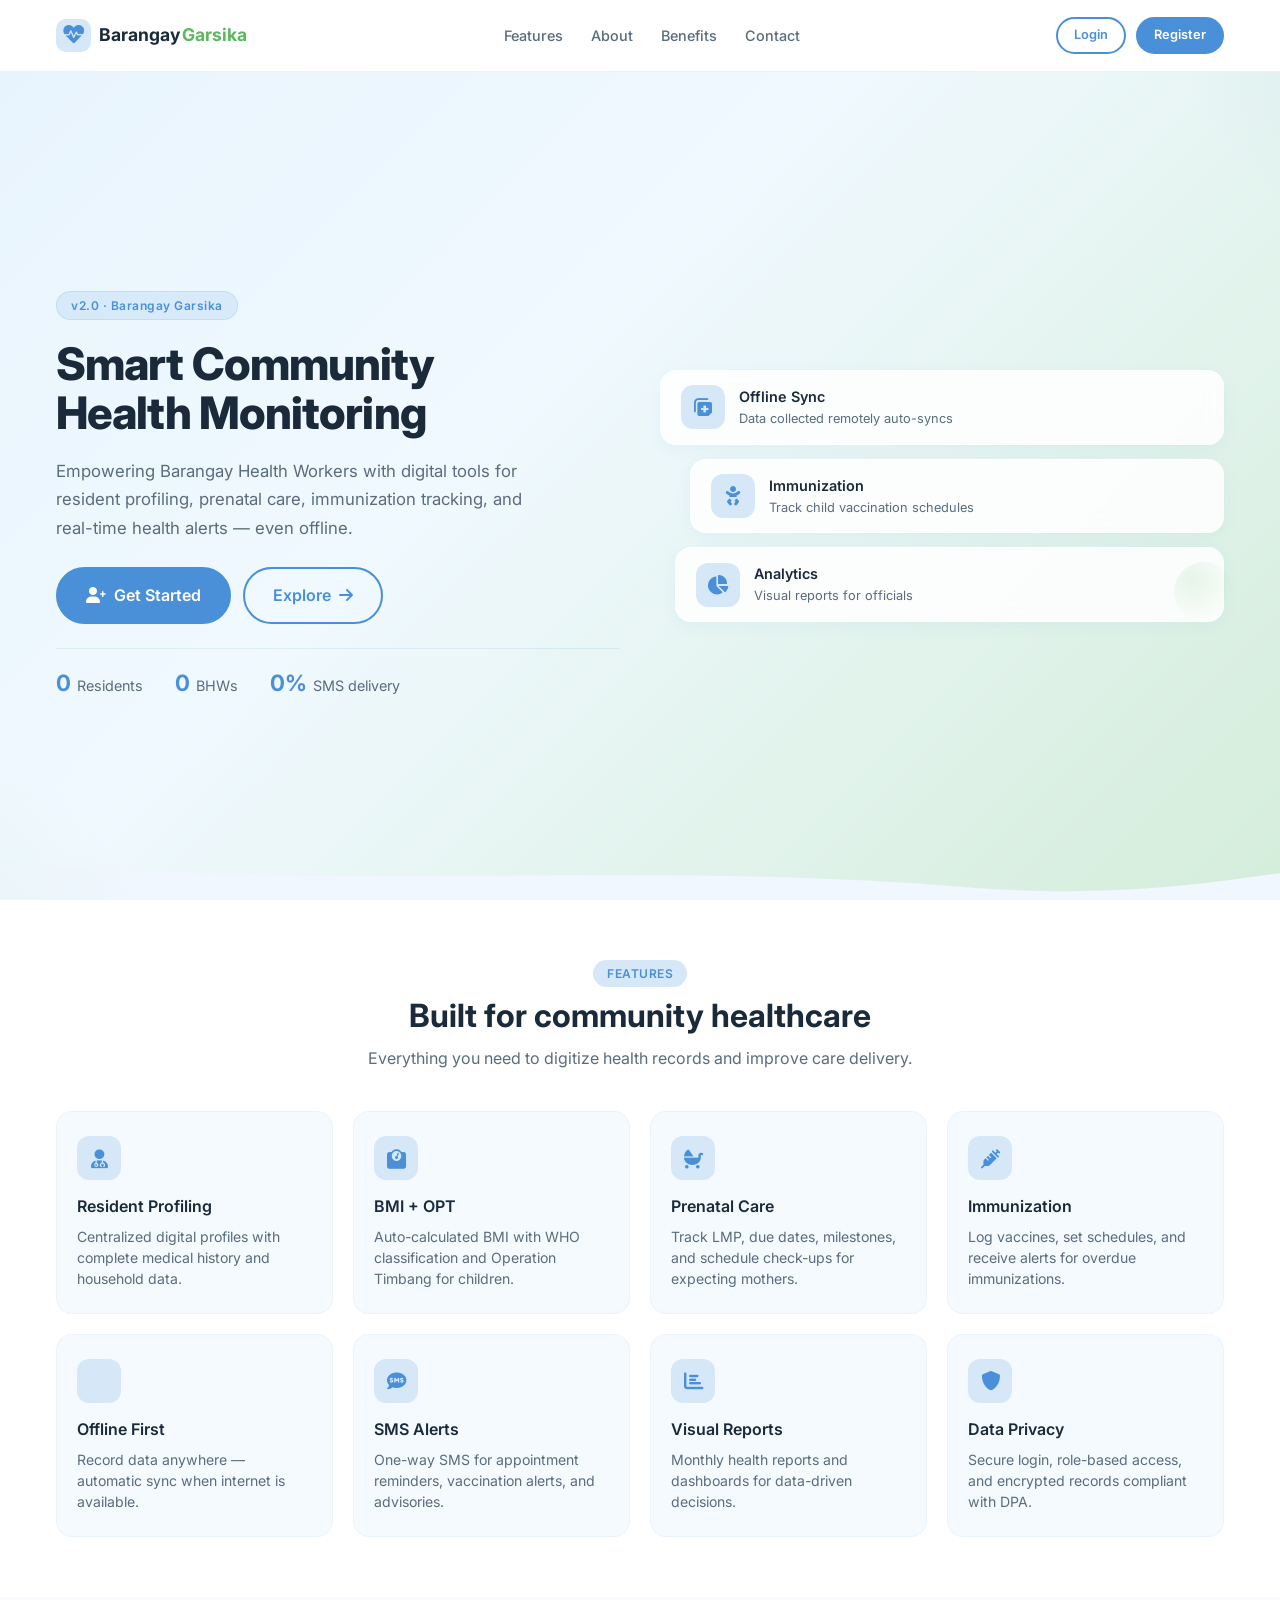
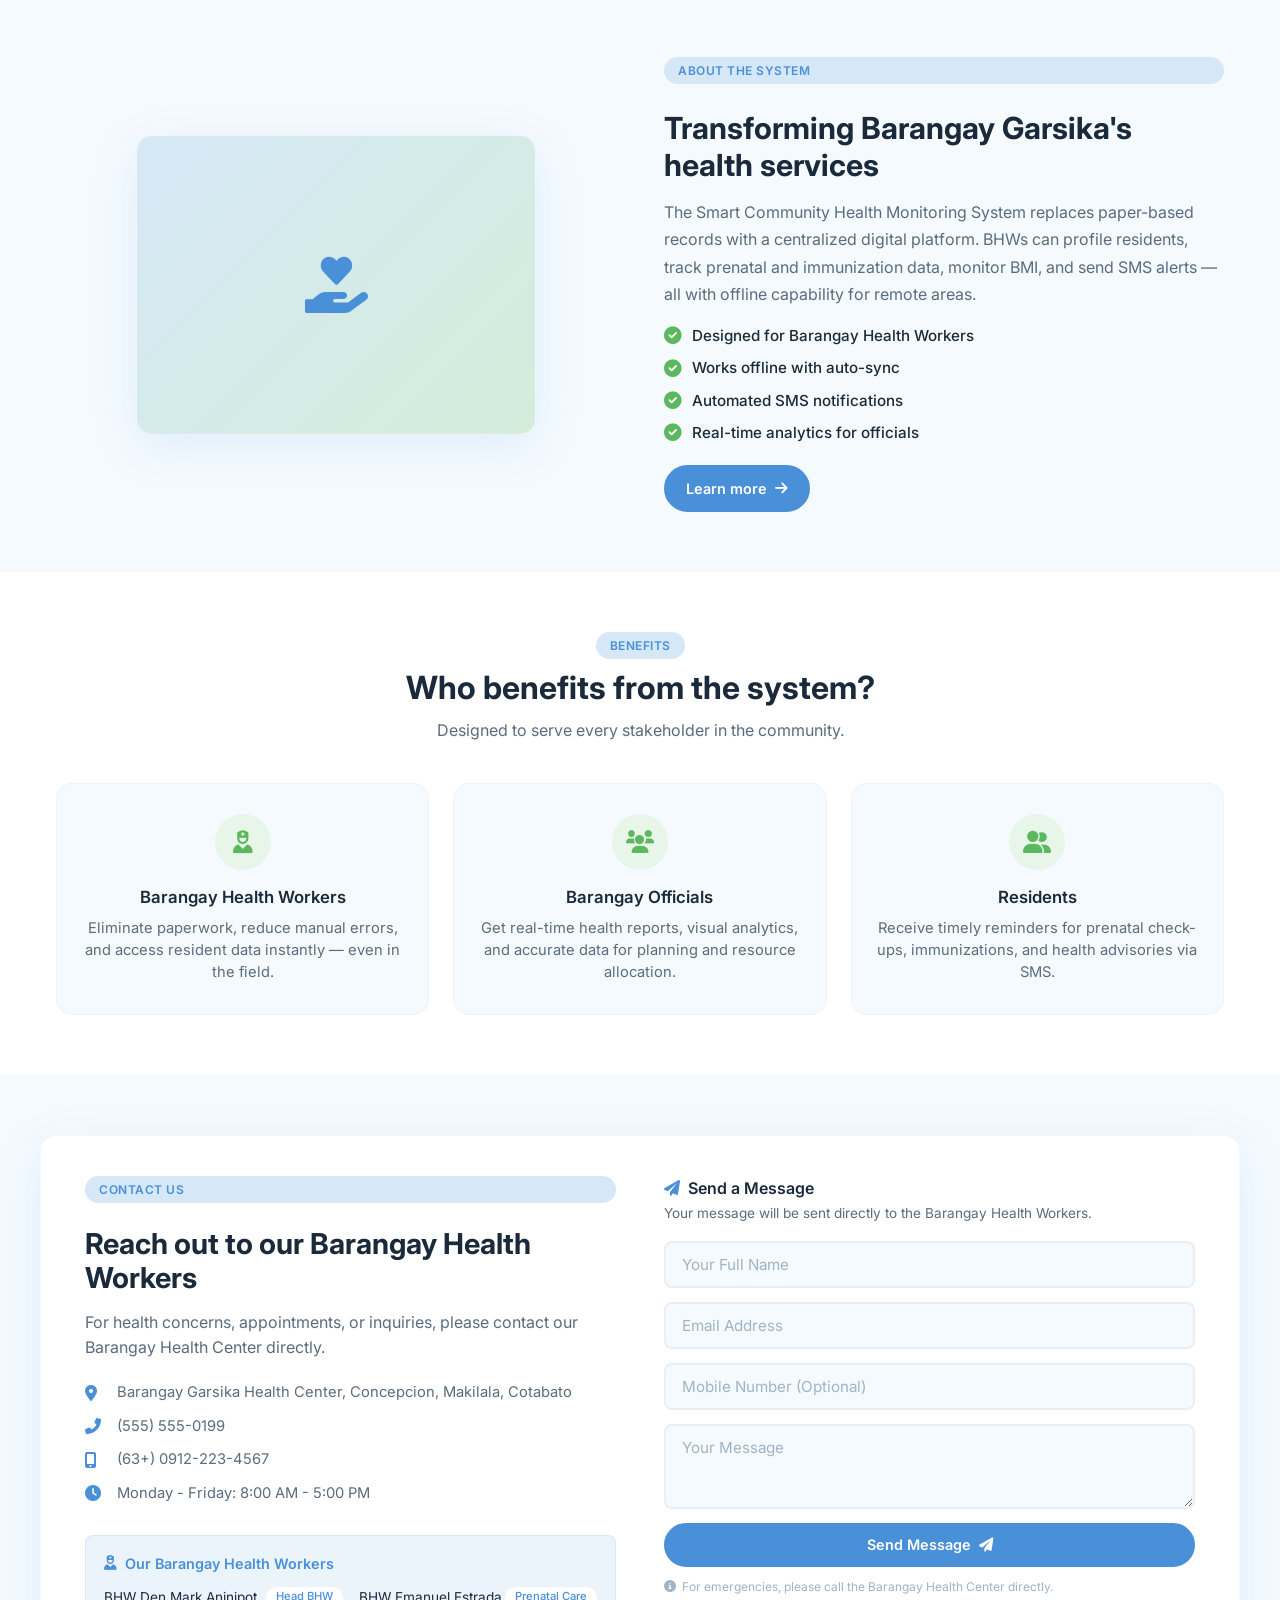
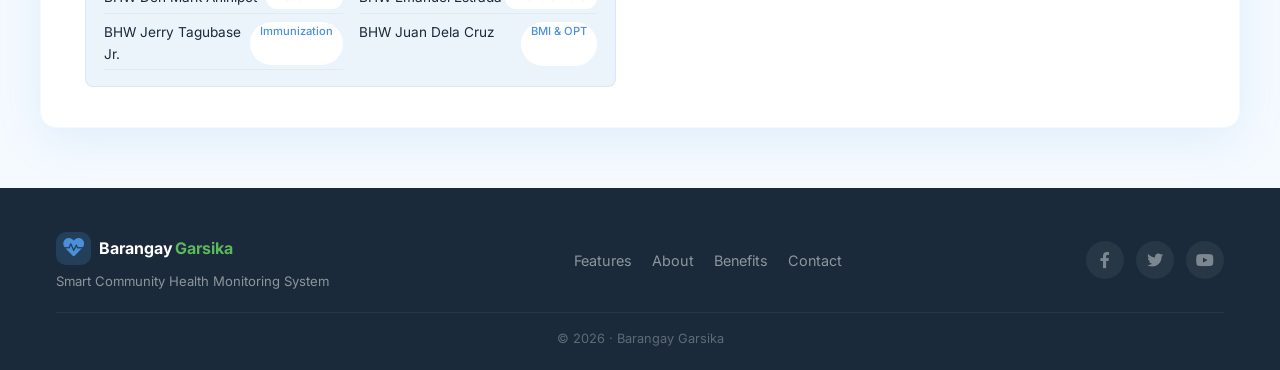
<file: index.html>
<!DOCTYPE html>
<html lang="en">
<head>
    <meta charset="UTF-8">
    <meta name="viewport" content="width=device-width, initial-scale=1.0, maximum-scale=5.0">
    <title>Smart Community Health Monitoring · Barangay Garsika</title>
    <!-- Font Awesome Icons -->
    <link rel="stylesheet" href="https://cdnjs.cloudflare.com/ajax/libs/font-awesome/6.0.0-beta3/css/all.min.css">
    <!-- Google Font: Inter -->
    <link rel="preconnect" href="https://fonts.googleapis.com">
    <link rel="preconnect" href="https://fonts.gstatic.com" crossorigin>
    <link href="https://fonts.googleapis.com/css2?family=Inter:opsz,wght@14..32,400;14..32,500;14..32,600;14..32,700;14..32,800&display=swap" rel="stylesheet">
    <link rel="stylesheet" href="css/style.css">
    <link rel="manifest" href="manifest.json">
    <meta name="theme-color" content="#4A90D9">
    <meta name="apple-mobile-web-app-capable" content="yes">
    <meta name="apple-mobile-web-app-status-bar-style" content="black-translucent">
    <link rel="manifest" href="/manifest.json">
<meta name="theme-color" content="#4A90D9">
<link rel="apple-touch-icon" href="/assets/icons/icon-192x192.png">
</head>
<body>

    <!-- ===== NAVIGATION ===== -->
    <header class="navbar" id="navbar">
        <div class="container nav-container">
            <div class="logo" id="logo">
                <i class="fas fa-heartbeat logo-icon"></i>
                <span>Barangay<span class="logo-highlight">Garsika</span></span>
            </div>
            <nav class="nav-links" id="navLinks">
                <a href="#features">Features</a>
                <a href="#about">About</a>
                <a href="#benefits">Benefits</a>
                <a href="#contact">Contact</a>
            </nav>
            <div class="nav-actions">
                <a href="auth/login.php" class="btn btn-outline-primary btn-sm">Login</a>
                <a href="auth/register.php" class="btn btn-primary btn-sm">Register</a>
                <button class="mobile-toggle" id="mobileToggle" aria-label="Toggle Menu">
                    <i class="fas fa-bars"></i>
                </button>
            </div>
        </div>
        <!-- Mobile Menu -->
        <div class="mobile-menu" id="mobileMenu">
            <a href="#features">Features</a>
           <!-- <a href="#about">About</a>-->   
            <a href="#benefits">Benefits</a>
            <a href="#contact">Contact</a>
            <hr>
            <a href="auth/login.php" class="btn btn-outline-primary mobile-btn">Login</a>
            <a href="auth/register.php" class="btn btn-primary mobile-btn">Register</a>
        </div>
    </header>

    <!-- ===== HERO SECTION ===== -->
    <section class="hero" id="hero">
        <div class="container hero-grid">
            <div class="hero-content">
                <span class="badge">v2.0 · Barangay Garsika</span>
                <h1>Smart Community <br class="mobile-break">Health Monitoring</h1>
                <p class="hero-desc">
                    Empowering Barangay Health Workers with digital tools for 
                    resident profiling, prenatal care, immunization tracking, 
                    and real-time health alerts — even offline.
                </p>
                <div class="hero-buttons">
                    <a href="auth/register.php" class="btn btn-primary btn-lg">
                        <i class="fas fa-user-plus"></i> Get Started
                    </a>
                    <a href="#features" class="btn btn-outline-primary btn-lg">
                        Explore <i class="fas fa-arrow-right"></i>
                    </a>
                </div>
                <div class="hero-stats">
                    <div><span>0</span> Residents</div>
                    <div><span>0</span> BHWs</div>
                    <div><span>0%</span> SMS delivery</div>
                </div>
            </div>
            <div class="hero-visual">
                <div class="illustration-card">
                    <div class="card-icon"><i class="fas fa-notes-medical"></i></div>
                    <div class="card-content">
                        <h4>Offline Sync</h4>
                        <p>Data collected remotely auto-syncs</p>
                    </div>
                </div>
                <div class="illustration-card card-2">
                    <div class="card-icon"><i class="fas fa-baby"></i></div>
                    <div class="card-content">
                        <h4>Immunization</h4>
                        <p>Track child vaccination schedules</p>
                    </div>
                </div>
                <div class="illustration-card card-3">
                    <div class="card-icon"><i class="fas fa-chart-pie"></i></div>
                    <div class="card-content">
                        <h4>Analytics</h4>
                        <p>Visual reports for officials</p>
                    </div>
                </div>
                <div class="floating-dots"></div>
            </div>
        </div>
        <!-- Wave Divider -->
        <div class="wave-divider">
            <svg viewBox="0 0 1200 120" preserveAspectRatio="none">
                <path d="M0,0 C300,100 600,0 900,80 C1050,120 1150,60 1200,40 L1200,120 L0,120 Z" fill="#f0f7ff"/>
            </svg>
        </div>
    </section>

    <!-- ===== FEATURES SECTION ===== -->
    <section class="features" id="features">
        <div class="container">
            <div class="section-header">
                <span class="section-tag">Features</span>
                <h2>Built for community healthcare</h2>
                <p>Everything you need to digitize health records and improve care delivery.</p>
            </div>
            <div class="features-grid">
                <div class="feature-item">
                    <div class="feature-icon"><i class="fas fa-user-md"></i></div>
                    <h4>Resident Profiling</h4>
                    <p>Centralized digital profiles with complete medical history and household data.</p>
                </div>
                <div class="feature-item">
                    <div class="feature-icon"><i class="fas fa-weight"></i></div>
                    <h4>BMI + OPT</h4>
                    <p>Auto-calculated BMI with WHO classification and Operation Timbang for children.</p>
                </div>
                <div class="feature-item">
                    <div class="feature-icon"><i class="fas fa-baby-carriage"></i></div>
                    <h4>Prenatal Care</h4>
                    <p>Track LMP, due dates, milestones, and schedule check-ups for expecting mothers.</p>
                </div>
                <div class="feature-item">
                    <div class="feature-icon"><i class="fas fa-syringe"></i></div>
                    <h4>Immunization</h4>
                    <p>Log vaccines, set schedules, and receive alerts for overdue immunizations.</p>
                </div>
                <div class="feature-item">
                    <div class="feature-icon"><i class="fas fa-wifi-slash"></i></div>
                    <h4>Offline First</h4>
                    <p>Record data anywhere — automatic sync when internet is available.</p>
                </div>
                <div class="feature-item">
                    <div class="feature-icon"><i class="fas fa-sms"></i></div>
                    <h4>SMS Alerts</h4>
                    <p>One-way SMS for appointment reminders, vaccination alerts, and advisories.</p>
                </div>
                <div class="feature-item">
                    <div class="feature-icon"><i class="fas fa-chart-bar"></i></div>
                    <h4>Visual Reports</h4>
                    <p>Monthly health reports and dashboards for data-driven decisions.</p>
                </div>
                <div class="feature-item">
                    <div class="feature-icon"><i class="fas fa-shield-alt"></i></div>
                    <h4>Data Privacy</h4>
                    <p>Secure login, role-based access, and encrypted records compliant with DPA.</p>
                </div>
            </div>
        </div>
    </section>

    <!-- ===== ABOUT / HOW IT WORKS ===== -->
    <section class="about" id="about">
        <div class="container about-grid">
            <div class="about-image">
                <div class="about-img-placeholder">
                    <i class="fas fa-hand-holding-heart"></i>
                </div>
            </div>
            <div class="about-content">
                <span class="section-tag">About the system</span>
                <h2>Transforming Barangay Garsika's health services</h2>
                <p>
                    The Smart Community Health Monitoring System replaces paper-based records 
                    with a centralized digital platform. BHWs can profile residents, track prenatal 
                    and immunization data, monitor BMI, and send SMS alerts — all with offline 
                    capability for remote areas.
                </p>
                <ul class="about-list">
                    <li><i class="fas fa-check-circle"></i> Designed for Barangay Health Workers</li>
                    <li><i class="fas fa-check-circle"></i> Works offline with auto-sync</li>
                    <li><i class="fas fa-check-circle"></i> Automated SMS notifications</li>
                    <li><i class="fas fa-check-circle"></i> Real-time analytics for officials</li>
                </ul>
                <a href="#" class="btn btn-primary">Learn more <i class="fas fa-arrow-right"></i></a>
            </div>
        </div>
    </section>

    <!-- ===== BENEFITS SECTION ===== -->
    <section class="benefits" id="benefits">
        <div class="container">
            <div class="section-header">
                <span class="section-tag">Benefits</span>
                <h2>Who benefits from the system?</h2>
                <p>Designed to serve every stakeholder in the community.</p>
            </div>
            <div class="benefits-grid">
                <div class="benefit-card">
                    <div class="benefit-icon"><i class="fas fa-user-nurse"></i></div>
                    <h4>Barangay Health Workers</h4>
                    <p>Eliminate paperwork, reduce manual errors, and access resident data instantly — even in the field.</p>
                </div>
                <div class="benefit-card">
                    <div class="benefit-icon"><i class="fas fa-users"></i></div>
                    <h4>Barangay Officials</h4>
                    <p>Get real-time health reports, visual analytics, and accurate data for planning and resource allocation.</p>
                </div>
                <div class="benefit-card">
                    <div class="benefit-icon"><i class="fas fa-user-friends"></i></div>
                    <h4>Residents</h4>
                    <p>Receive timely reminders for prenatal check-ups, immunizations, and health advisories via SMS.</p>
                </div>
            </div>
        </div>
    </section>

    <!-- ===== CONTACT / CTA ===== -->
    <section class="contact" id="contact">
        <div class="container contact-wrapper">
            <div class="contact-content">
                <span class="section-tag">Contact Us</span>
                <h2>Reach out to our Barangay Health Workers</h2>
                <p>For health concerns, appointments, or inquiries, please contact our Barangay Health Center directly.</p>
                <div class="contact-info">
                    <div><i class="fas fa-map-marker-alt"></i> Barangay Garsika Health Center, Concepcion, Makilala, Cotabato</div>
                    <div><i class="fas fa-phone-alt"></i> (555) 555-0199 </div>
                    <div><i class="fas fa-mobile-alt"></i> (63+) 0912-223-4567</div>
                    <div><i class="fas fa-clock"></i> Monday - Friday: 8:00 AM - 5:00 PM</div>
                </div>
                <div class="contact-bhw">
                    <h4><i class="fas fa-user-nurse"></i> Our Barangay Health Workers</h4>
                    <ul class="bhw-list">
                        <li><span>BHW Den Mark Aninipot</span> <span class="bhw-role">Head BHW</span></li>
                        <li><span>BHW Emanuel Estrada</span> <span class="bhw-role">Prenatal Care</span></li>
                        <li><span>BHW Jerry Tagubase Jr.</span> <span class="bhw-role">Immunization</span></li>
                        <li><span>BHW Juan Dela Cruz</span> <span class="bhw-role">BMI & OPT</span></li>
                    </ul>
                </div>
            </div>
            <div class="contact-form">
                <div class="contact-form-header">
                    <h4><i class="fas fa-paper-plane"></i> Send a Message</h4>
                    <p>Your message will be sent directly to the Barangay Health Workers.</p>
                </div>
                <form id="contactForm">
                    <input type="text" placeholder="Your Full Name" required>
                    <input type="email" placeholder="Email Address" required>
                    <input type="tel" placeholder="Mobile Number (Optional)">
                    <textarea rows="3" placeholder="Your Message" required></textarea>
                    <button type="submit" class="btn btn-primary btn-block">Send Message <i class="fas fa-paper-plane"></i></button>
                </form>
                <p class="form-note"><i class="fas fa-info-circle"></i> For emergencies, please call the Barangay Health Center directly.</p>
            </div>
        </div>
    </section>

    <!-- ===== FOOTER ===== -->
    <footer>
        <div class="container">
            <div class="footer-grid">
                <div class="footer-brand">
                    <div class="logo">
                        <i class="fas fa-heartbeat logo-icon"></i>
                        <span>Barangay<span class="logo-highlight">Garsika</span></span>
                    </div>
                    <p>Smart Community Health Monitoring System</p>
                </div>
                <div class="footer-links">
                    <a href="#features">Features</a>
                    <a href="#about">About</a>
                    <a href="#benefits">Benefits</a>
                    <a href="#contact">Contact</a>
                </div>
                <div class="footer-social">
                    <a href="#" aria-label="Facebook"><i class="fab fa-facebook-f"></i></a>
                    <a href="#" aria-label="Twitter"><i class="fab fa-twitter"></i></a>
                    <a href="#" aria-label="YouTube"><i class="fab fa-youtube"></i></a>
                </div>
            </div>
            <div class="footer-bottom">
                <p>&copy; 2026 · Barangay Garsika</p>
            </div>
        </div>
    </footer>

    <!-- Install PWA Button -->
    <div id="pwaInstall" style="display:none; position:fixed; bottom:20px; left:50%; transform:translateX(-50%); z-index:999; background:var(--white); color:var(--dark); padding:12px 24px; border-radius:50px; box-shadow:0 8px 32px rgba(0,0,0,0.15); display:none; align-items:center; gap:12px; font-family:var(--font); border:1px solid var(--light-blue);">
        <span>📱 Install App</span>
        <button id="installBtn" style="background:var(--primary); color:white; border:none; padding:6px 20px; border-radius:50px; font-weight:600; cursor:pointer; font-family:var(--font);">Install</button>
        <button id="closeInstall" style="background:none; border:none; color:var(--gray); font-size:1.2rem; cursor:pointer;">✕</button>
    </div>

    <script src="js/script.js"></script>
    <script src="/js/offline-db.js" defer></script>
    <script src="/js/offline-sync.js" defer></script>
    <script src="/js/offline-banner.js" defer></script>
    <script src="/js/pwa-init.js" defer></script>
</body>
</html>
</file>
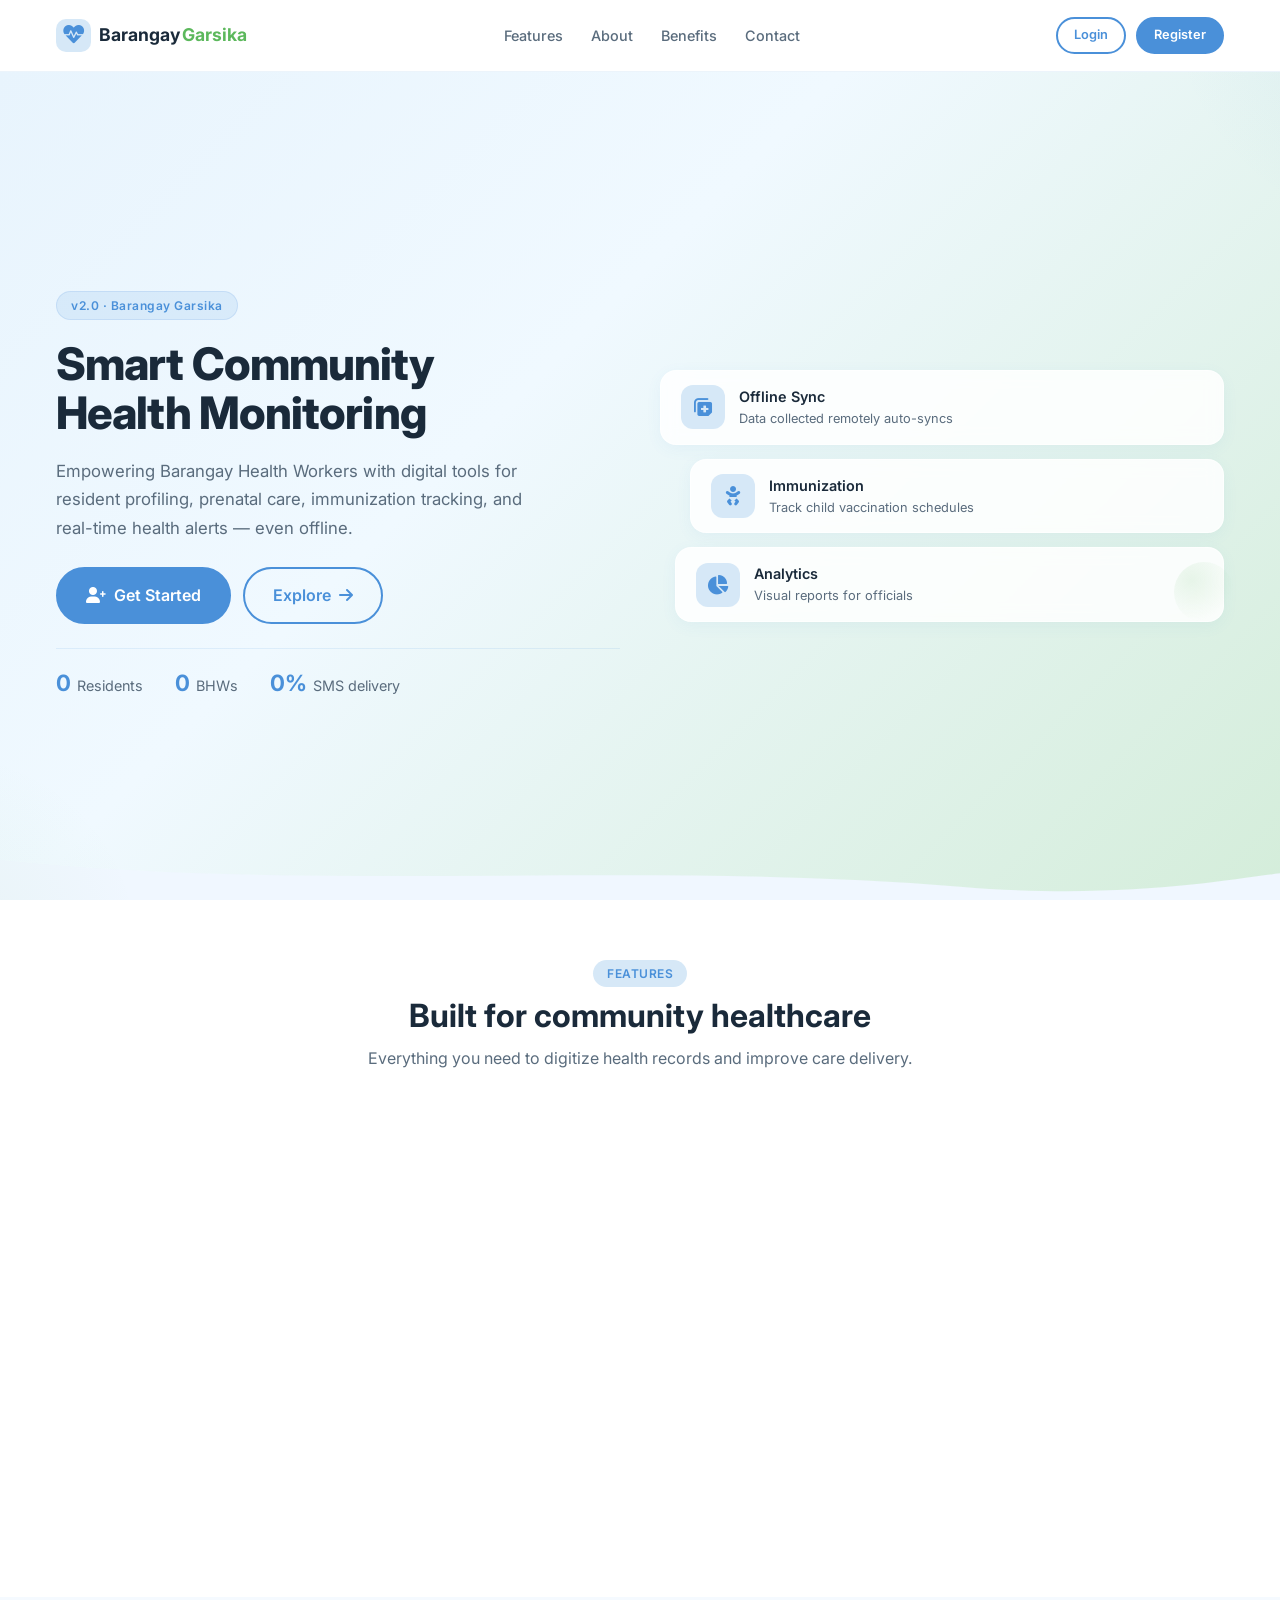
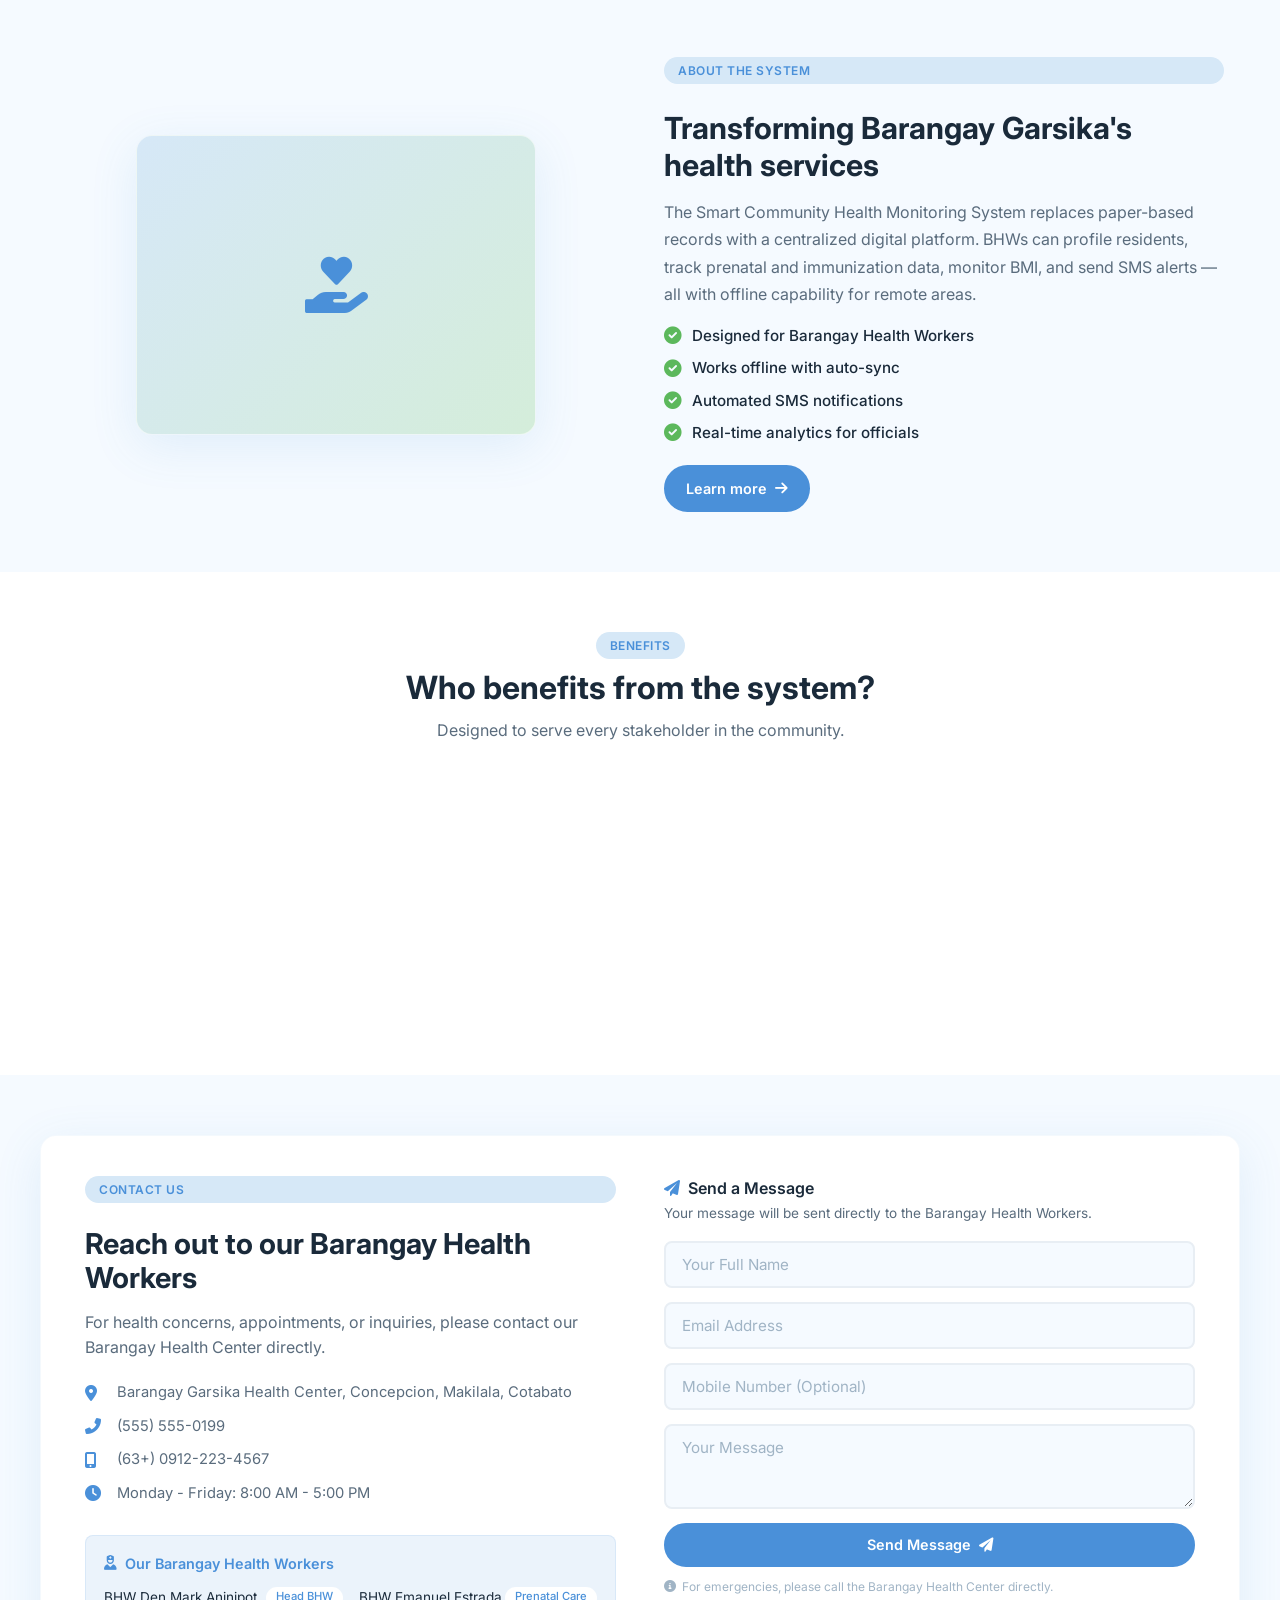
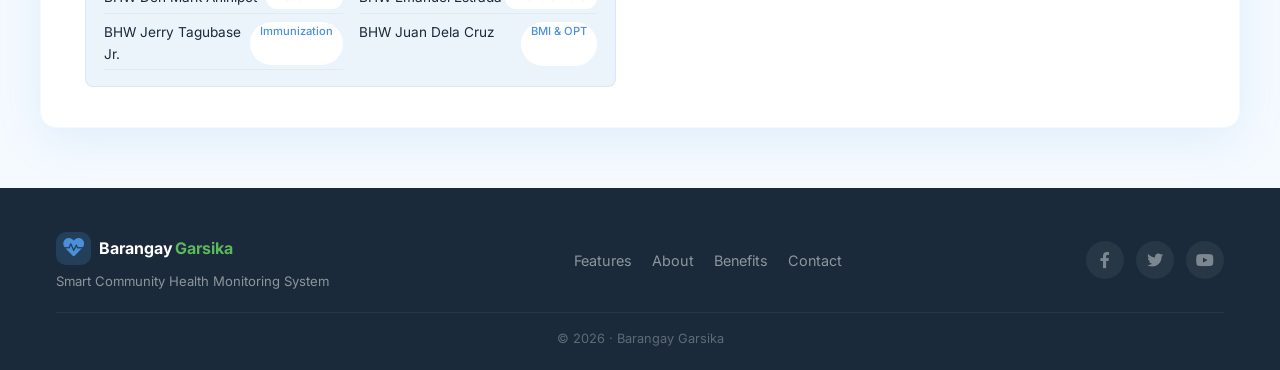
<file: offline.html>
<!DOCTYPE html>
<html lang="en">
<head>
    <meta charset="UTF-8">
    <meta name="viewport" content="width=device-width, initial-scale=1.0, maximum-scale=5.0">
    <title>Offline · Smart Community Health Monitoring</title>
    <link rel="stylesheet" href="https://cdnjs.cloudflare.com/ajax/libs/font-awesome/6.0.0-beta3/css/all.min.css">
    <link rel="preconnect" href="https://fonts.googleapis.com">
    <link rel="preconnect" href="https://fonts.gstatic.com" crossorigin>
    <link href="https://fonts.googleapis.com/css2?family=Inter:opsz,wght@14..32,400;14..32,500;14..32,600;14..32,700;14..32,800&display=swap" rel="stylesheet">
    <style>
        * { margin: 0; padding: 0; box-sizing: border-box; -webkit-tap-highlight-color: transparent; }
        :root {
            --primary: #4A90D9; --primary-dark: #3A7BC8; --primary-lighter: #EBF3FB;
            --dark: #1A2A3A; --gray: #5A6C7D; --gray-light: #A0B4C5;
            --light: #F5FAFF; --white: #FFFFFF;
            --font: 'Inter', -apple-system, BlinkMacSystemFont, 'Segoe UI', Roboto, Arial, sans-serif;
        }
        body {
            font-family: var(--font);
            background: linear-gradient(135deg, #E8F4FD 0%, #F0F9FF 40%, #D4EDDA 100%);
            color: var(--dark);
            min-height: 100vh;
            display: flex;
            align-items: center;
            justify-content: center;
            padding: 20px;
            line-height: 1.6;
        }
        .offline-container {
            background: var(--white);
            border-radius: 24px;
            padding: 48px 40px;
            max-width: 520px;
            width: 100%;
            box-shadow: 0 20px 60px rgba(74, 144, 217, 0.15);
            text-align: center;
            border: 1px solid rgba(74, 144, 217, 0.08);
        }
        .offline-icon {
            width: 96px; height: 96px;
            margin: 0 auto 24px;
            background: linear-gradient(135deg, #EBF3FB 0%, #D6E8F7 100%);
            border-radius: 50%;
            display: flex;
            align-items: center;
            justify-content: center;
            font-size: 3rem;
            color: var(--primary);
            animation: pulse 2.5s ease-in-out infinite;
        }
        @keyframes pulse {
            0%, 100% { transform: scale(1); box-shadow: 0 0 0 0 rgba(74, 144, 217, 0.3); }
            50% { transform: scale(1.04); box-shadow: 0 0 0 20px rgba(74, 144, 217, 0); }
        }
        h1 { font-size: 1.7rem; font-weight: 800; margin-bottom: 8px; letter-spacing: -0.02em; }
        .subtitle { color: var(--gray); font-size: 1rem; margin-bottom: 28px; }
        .status-box {
            background: #FFF8E1;
            border: 1px solid #FFE082;
            border-radius: 12px;
            padding: 16px 20px;
            margin-bottom: 24px;
            text-align: left;
            display: flex;
            align-items: flex-start;
            gap: 12px;
        }
        .status-box i { color: #E65100; font-size: 1.2rem; margin-top: 2px; flex-shrink: 0; }
        .status-box p { font-size: 0.9rem; color: #7A4A00; margin: 0; }
        .status-box strong { display: block; color: #E65100; margin-bottom: 4px; }
        .connection-indicator {
            display: inline-flex;
            align-items: center;
            gap: 8px;
            padding: 8px 16px;
            border-radius: 50px;
            background: #FDEDEC;
            color: #C62828;
            font-size: 0.85rem;
            font-weight: 600;
            margin-bottom: 24px;
            transition: all 0.3s ease;
        }
        .connection-indicator.online { background: #E8F5E9; color: #2E7D32; }
        .connection-indicator .dot {
            width: 8px; height: 8px;
            border-radius: 50%;
            background: currentColor;
            animation: blink 1.5s ease-in-out infinite;
        }
        @keyframes blink { 0%, 100% { opacity: 1; } 50% { opacity: 0.3; } }
        .btn {
            display: inline-flex;
            align-items: center;
            justify-content: center;
            gap: 10px;
            padding: 14px 32px;
            border-radius: 50px;
            font-weight: 600;
            font-size: 0.95rem;
            border: 2px solid transparent;
            cursor: pointer;
            transition: all 0.3s ease;
            font-family: var(--font);
            text-decoration: none;
            min-height: 48px;
        }
        .btn-primary {
            background: linear-gradient(135deg, #4A90D9 0%, #3A7BC8 100%);
            color: var(--white);
            box-shadow: 0 4px 16px rgba(74, 144, 217, 0.3);
        }
        .btn-primary:hover { transform: translateY(-2px); box-shadow: 0 8px 24px rgba(74, 144, 217, 0.4); }
        .btn-primary:active { transform: scale(0.97); }
        .btn-outline {
            background: transparent;
            color: var(--gray);
            border-color: #E8EEF4;
            margin-top: 12px;
        }
        .btn-outline:hover { background: var(--light); border-color: var(--gray-light); }
        .info-note {
            margin-top: 28px;
            padding-top: 20px;
            border-top: 1px solid #E8EEF4;
            font-size: 0.8rem;
            color: var(--gray-light);
            line-height: 1.7;
        }
        .info-note i { color: var(--primary); margin-right: 4px; }
        .offline-tips {
            text-align: left;
            background: var(--light);
            border-radius: 12px;
            padding: 16px 20px;
            margin-bottom: 24px;
        }
        .offline-tips h3 {
            font-size: 0.85rem;
            font-weight: 700;
            margin-bottom: 10px;
            display: flex;
            align-items: center;
            gap: 8px;
        }
        .offline-tips h3 i { color: var(--primary); }
        .offline-tips ul { list-style: none; padding: 0; }
        .offline-tips li {
            font-size: 0.82rem;
            color: var(--gray);
            padding: 5px 0 5px 20px;
            position: relative;
        }
        .offline-tips li::before {
            content: '→';
            position: absolute;
            left: 0;
            color: var(--primary);
            font-weight: 700;
        }
        @media (max-width: 480px) {
            .offline-container { padding: 32px 24px; border-radius: 16px; }
            h1 { font-size: 1.4rem; }
            .offline-icon { width: 76px; height: 76px; font-size: 2.4rem; }
            .btn { padding: 12px 24px; font-size: 0.88rem; }
        }
    </style>
</head>
<body>

    <div class="offline-container">
        <div class="offline-icon"><i class="fas fa-wifi"></i></div>
        <h1>You're Offline</h1>
        <p class="subtitle">No internet connection detected.</p>

        <div class="connection-indicator" id="connectionIndicator">
            <span class="dot"></span>
            <span id="connectionText">Checking connection...</span>
        </div>

        <div class="status-box">
            <i class="fas fa-info-circle"></i>
            <p>
                <strong>Good news!</strong>
                The system still works offline. Any data you enter will be saved locally and automatically synced when your internet comes back.
            </p>
        </div>

        <div class="offline-tips">
            <h3><i class="fas fa-lightbulb"></i> While you're offline:</h3>
            <ul>
                <li>Add residents, BMI, and other records</li>
                <li>Data is saved securely on your device</li>
                <li>Auto-sync happens when online</li>
                <li>Don't close the browser if possible</li>
            </ul>
        </div>

        <button class="btn btn-primary" id="retryBtn" onclick="retryConnection()">
            <i class="fas fa-sync-alt"></i> Retry Connection
        </button>
        <br>
        <button class="btn btn-outline" onclick="goToCachedApp()">
            <i class="fas fa-arrow-right"></i> Continue to App
        </button>

        <div class="info-note">
            <i class="fas fa-shield-alt"></i>
            Your data is stored locally on this device and will be synced automatically.<br>
            Barangay Garsika · Smart Community Health Monitoring System
        </div>
    </div>

    <script>
        const indicator = document.getElementById('connectionIndicator');
        const text = document.getElementById('connectionText');

        function updateConnectionStatus() {
            if (navigator.onLine) {
                indicator.classList.add('online');
                text.textContent = 'Back Online!';
                setTimeout(() => { if (navigator.onLine) goToCachedApp(); }, 1500);
            } else {
                indicator.classList.remove('online');
                text.textContent = 'No Connection';
            }
        }

        window.addEventListener('online', updateConnectionStatus);
        window.addEventListener('offline', updateConnectionStatus);
        updateConnectionStatus();

        function retryConnection() {
            const btn = document.getElementById('retryBtn');
            const originalHTML = btn.innerHTML;
            btn.disabled = true;
            btn.innerHTML = '<i class="fas fa-spinner fa-spin"></i> Checking...';

            fetch('/manifest.json?t=' + Date.now(), { cache: 'no-store' })
                .then((res) => {
                    if (res.ok) {
                        text.textContent = 'Connected!';
                        indicator.classList.add('online');
                        setTimeout(goToCachedApp, 500);
                    } else throw new Error('Not ok');
                })
                .catch(() => {
                    text.textContent = 'Still offline';
                    setTimeout(() => { btn.disabled = false; btn.innerHTML = originalHTML; }, 800);
                });
        }

        function goToCachedApp() {
            if (document.referrer && document.referrer.startsWith(location.origin)) {
                history.back();
            } else {
                window.location.href = '/index.html';
            }
        }
    </script>
</body>
</html>
</file>
<file: css/style.css>
/* ===== RESET & BASE ===== */
* {
    margin: 0;
    padding: 0;
    box-sizing: border-box;
    -webkit-tap-highlight-color: transparent;
}

:root {
    /* === PRIMARY COLORS: Light Blue & Soft Green === */
    --primary: #4A90D9;          /* Calm Light Blue */
    --primary-dark: #3A7BC8;     /* Slightly darker blue */
    --primary-light: #D6E8F7;    /* Very light blue background */
    --primary-lighter: #EBF3FB;  /* Almost white blue */
    
    --secondary: #5CB85C;        /* Soft Green */
    --secondary-light: #D4EDDA;  /* Light green background */
    --secondary-pale: #E8F5E9;   /* Pale green */
    
    /* === NEUTRAL === */
    --dark: #1A2A3A;             /* Soft dark for text */
    --gray: #5A6C7D;             /* Soft gray */
    --gray-light: #A0B4C5;       /* Light gray */
    --light: #F5FAFF;            /* Clean off-white with blue tint */
    --white: #FFFFFF;            /* Clean white */
    
    /* === SHADOWS === */
    --shadow: 0 4px 24px rgba(74, 144, 217, 0.10);
    --shadow-lg: 0 12px 48px rgba(74, 144, 217, 0.12);
    --shadow-green: 0 8px 24px rgba(92, 184, 92, 0.25);
    
    /* === MISC === */
    --radius: 16px;
    --radius-sm: 8px;
    --transition: 0.3s cubic-bezier(0.4, 0, 0.2, 1);
    --font: 'Inter', -apple-system, BlinkMacSystemFont, 'Segoe UI', Roboto, 'Helvetica Neue', Arial, sans-serif;
    --max-width: 1200px;
    --navbar-height: 72px;
}

html {
    scroll-behavior: smooth;
    -webkit-font-smoothing: antialiased;
    -moz-osx-font-smoothing: grayscale;
}

body {
    font-family: var(--font);
    background: var(--light);
    color: var(--dark);
    line-height: 1.6;
    overflow-x: hidden;
    padding-top: var(--navbar-height);
}

a {
    text-decoration: none;
    color: inherit;
}

ul {
    list-style: none;
}

img {
    max-width: 100%;
    height: auto;
}

.container {
    max-width: var(--max-width);
    margin: 0 auto;
    padding: 0 16px;
}

/* ===== BUTTONS ===== */
.btn {
    display: inline-flex;
    align-items: center;
    justify-content: center;
    gap: 8px;
    padding: 10px 20px;
    border-radius: 50px;
    font-weight: 600;
    font-size: 0.9rem;
    border: 2px solid transparent;
    cursor: pointer;
    transition: var(--transition);
    font-family: var(--font);
    text-align: center;
    min-height: 44px;
    min-width: 44px;
    touch-action: manipulation;
    user-select: none;
}

.btn:active {
    transform: scale(0.96);
}

/* Primary - Light Blue */
.btn-primary {
    background: var(--primary);
    color: var(--white);
    border-color: var(--primary);
}

.btn-primary:hover {
    background: var(--primary-dark);
    border-color: var(--primary-dark);
    transform: translateY(-2px);
    box-shadow: var(--shadow);
}

.btn-primary:active {
    transform: scale(0.96) translateY(0);
}

/* Outline Primary */
.btn-outline-primary {
    background: transparent;
    color: var(--primary);
    border-color: var(--primary);
}

.btn-outline-primary:hover {
    background: var(--primary-light);
    border-color: var(--primary-dark);
    color: var(--primary-dark);
    transform: translateY(-2px);
}

.btn-outline-primary:active {
    transform: scale(0.96) translateY(0);
}

/* Green accent button */
.btn-success {
    background: var(--secondary);
    color: var(--white);
    border-color: var(--secondary);
}

.btn-success:hover {
    background: #4CAF50;
    border-color: #4CAF50;
    transform: translateY(-2px);
    box-shadow: var(--shadow-green);
}

.btn-lg {
    padding: 14px 28px;
    font-size: 1rem;
}

.btn-sm {
    padding: 6px 16px;
    font-size: 0.8rem;
    min-height: 36px;
}

.btn-block {
    width: 100%;
    justify-content: center;
}

/* ===== NAVBAR ===== */
.navbar {
    position: fixed;
    top: 0;
    left: 0;
    width: 100%;
    z-index: 1000;
    background: rgba(255, 255, 255, 0.95);
    backdrop-filter: blur(16px);
    -webkit-backdrop-filter: blur(16px);
    border-bottom: 1px solid rgba(74, 144, 217, 0.10);
    padding: 0;
    height: var(--navbar-height);
    transition: var(--transition);
    display: flex;
    align-items: center;
}

.nav-container {
    display: flex;
    align-items: center;
    justify-content: space-between;
    width: 100%;
    height: 100%;
    padding: 0 16px;
}

.logo {
    display: flex;
    align-items: center;
    gap: 8px;
    font-weight: 700;
    font-size: 1.1rem;
    color: var(--dark);
    cursor: pointer;
    padding: 4px 0;
    flex-shrink: 0;
}

.logo-icon {
    font-size: 1.3rem;
    color: var(--primary);
    background: var(--primary-light);
    padding: 6px;
    border-radius: 10px;
}

.logo-highlight {
    color: var(--secondary);
    margin-left: 2px;
}

.nav-links {
    display: flex;
    gap: 28px;
    align-items: center;
}

.nav-links a {
    color: var(--gray);
    font-weight: 500;
    font-size: 0.9rem;
    transition: var(--transition);
    position: relative;
    padding: 4px 0;
    white-space: nowrap;
}

.nav-links a:hover {
    color: var(--primary);
}

.nav-links a::after {
    content: '';
    position: absolute;
    bottom: -4px;
    left: 0;
    width: 0;
    height: 2px;
    background: var(--primary);
    transition: var(--transition);
}

.nav-links a:hover::after {
    width: 100%;
}

.nav-actions {
    display: flex;
    align-items: center;
    gap: 10px;
    flex-shrink: 0;
}

.mobile-toggle {
    display: none;
    background: none;
    border: none;
    color: var(--dark);
    font-size: 1.4rem;
    cursor: pointer;
    padding: 8px;
    border-radius: 8px;
    transition: var(--transition);
    touch-action: manipulation;
}

.mobile-toggle:hover {
    background: var(--primary-light);
}

.mobile-toggle:active {
    transform: scale(0.9);
}

/* ===== MOBILE MENU ===== */
.mobile-menu {
    display: none;
    flex-direction: column;
    gap: 14px;
    padding: 20px 24px 28px;
    background: var(--white);
    border-top: 1px solid rgba(74, 144, 217, 0.10);
    position: absolute;
    top: var(--navbar-height);
    left: 0;
    width: 100%;
    box-shadow: var(--shadow-lg);
}

.mobile-menu.open {
    display: flex;
    animation: slideDown 0.3s ease;
}

@keyframes slideDown {
    from {
        opacity: 0;
        transform: translateY(-10px);
    }
    to {
        opacity: 1;
        transform: translateY(0);
    }
}

.mobile-menu a {
    color: var(--gray);
    font-weight: 500;
    font-size: 1rem;
    padding: 8px 0;
    transition: var(--transition);
    touch-action: manipulation;
}

.mobile-menu a:hover {
    color: var(--primary);
}

.mobile-menu a:active {
    transform: scale(0.98);
}

.mobile-menu hr {
    border: none;
    border-top: 1px solid rgba(74, 144, 217, 0.08);
    margin: 4px 0;
}

.mobile-btn {
    width: 100%;
    justify-content: center;
}

/* ===== HERO ===== */
.hero {
    padding: 60px 0 40px;
    background: linear-gradient(135deg, #E8F4FD 0%, #F0F9FF 40%, #D4EDDA 100%);
    color: var(--dark);
    position: relative;
    overflow: hidden;
    min-height: calc(100vh - var(--navbar-height));
    display: flex;
    align-items: center;
}

.hero::before {
    content: '';
    position: absolute;
    top: -40%;
    right: -30%;
    width: 500px;
    height: 500px;
    background: radial-gradient(circle, rgba(74, 144, 217, 0.08) 0%, transparent 70%);
    border-radius: 50%;
    pointer-events: none;
}

.hero::after {
    content: '';
    position: absolute;
    bottom: -30%;
    left: -20%;
    width: 400px;
    height: 400px;
    background: radial-gradient(circle, rgba(92, 184, 92, 0.06) 0%, transparent 70%);
    border-radius: 50%;
    pointer-events: none;
}

.hero-grid {
    display: grid;
    grid-template-columns: 1fr 1fr;
    gap: 40px;
    align-items: center;
    position: relative;
    z-index: 1;
    width: 100%;
}

.hero-content {
    display: flex;
    flex-direction: column;
    gap: 20px;
}

.badge {
    background: rgba(74, 144, 217, 0.12);
    color: var(--primary);
    padding: 4px 14px;
    border-radius: 50px;
    font-size: 0.75rem;
    font-weight: 600;
    letter-spacing: 0.5px;
    width: fit-content;
    border: 1px solid rgba(74, 144, 217, 0.15);
}

.hero h1 {
    font-size: 2.8rem;
    font-weight: 800;
    line-height: 1.08;
    letter-spacing: -0.02em;
    color: var(--dark);
}

.hero-desc {
    font-size: 1.05rem;
    color: var(--gray);
    max-width: 480px;
    line-height: 1.7;
}

.hero-buttons {
    display: flex;
    gap: 12px;
    flex-wrap: wrap;
    margin-top: 4px;
}

.hero-stats {
    display: flex;
    gap: 32px;
    margin-top: 4px;
    padding-top: 16px;
    border-top: 1px solid rgba(74, 144, 217, 0.12);
    flex-wrap: wrap;
}

.hero-stats div {
    display: flex;
    align-items: baseline;
    gap: 6px;
    font-size: 0.9rem;
    color: var(--gray);
}

.hero-stats span {
    font-size: 1.4rem;
    font-weight: 700;
    color: var(--primary);
}

/* Hero Visual */
.hero-visual {
    position: relative;
    display: flex;
    flex-direction: column;
    gap: 14px;
    padding: 10px 0;
}

.illustration-card {
    display: flex;
    align-items: center;
    gap: 14px;
    background: rgba(255, 255, 255, 0.85);
    backdrop-filter: blur(8px);
    -webkit-backdrop-filter: blur(8px);
    border: 1px solid rgba(255, 255, 255, 0.6);
    border-radius: var(--radius);
    padding: 14px 20px;
    transition: var(--transition);
    animation: floatUp 4s ease-in-out infinite;
    touch-action: manipulation;
    box-shadow: 0 4px 16px rgba(74, 144, 217, 0.06);
}

.illustration-card:nth-child(2) {
    animation-delay: 0.6s;
    margin-left: 30px;
}

.illustration-card:nth-child(3) {
    animation-delay: 1.2s;
    margin-left: 15px;
}

.illustration-card:active {
    transform: scale(0.98);
}

.illustration-card:hover {
    background: var(--white);
    box-shadow: var(--shadow);
    border-color: var(--primary-light);
}

.card-icon {
    width: 44px;
    height: 44px;
    border-radius: 12px;
    background: var(--primary-light);
    display: flex;
    align-items: center;
    justify-content: center;
    font-size: 1.2rem;
    color: var(--primary);
    flex-shrink: 0;
}

.card-content h4 {
    font-size: 0.9rem;
    font-weight: 600;
    color: var(--dark);
}

.card-content p {
    font-size: 0.8rem;
    color: var(--gray);
    margin-top: 1px;
}

.floating-dots {
    position: absolute;
    right: -10px;
    bottom: 10px;
    width: 60px;
    height: 60px;
    background: radial-gradient(circle at 30% 30%, rgba(92, 184, 92, 0.12), transparent 70%);
    border-radius: 50%;
    pointer-events: none;
    animation: pulse 3s ease-in-out infinite;
}

/* Wave Divider */
.wave-divider {
    position: absolute;
    bottom: 0;
    left: 0;
    width: 100%;
    height: 40px;
    overflow: hidden;
    pointer-events: none;
}

.wave-divider svg {
    width: 100%;
    height: 100%;
}

@keyframes floatUp {
    0%, 100% { transform: translateY(0); }
    50% { transform: translateY(-6px); }
}

@keyframes pulse {
    0%, 100% { opacity: 0.5; transform: scale(1); }
    50% { opacity: 1; transform: scale(1.1); }
}

/* ===== SECTION HEADER ===== */
.section-header {
    text-align: center;
    max-width: 640px;
    margin: 0 auto 40px;
}

.section-tag {
    display: inline-block;
    font-size: 0.75rem;
    font-weight: 600;
    letter-spacing: 0.5px;
    text-transform: uppercase;
    color: var(--primary);
    background: var(--primary-light);
    padding: 4px 14px;
    border-radius: 50px;
    margin-bottom: 10px;
}

.section-header h2 {
    font-size: 2rem;
    font-weight: 700;
    line-height: 1.2;
    margin-bottom: 10px;
    color: var(--dark);
}

.section-header p {
    color: var(--gray);
    font-size: 1rem;
}

/* ===== FEATURES ===== */
.features {
    padding: 60px 0;
    background: var(--white);
}

.features-grid {
    display: grid;
    grid-template-columns: repeat(4, 1fr);
    gap: 20px;
}

.feature-item {
    background: var(--light);
    padding: 24px 20px;
    border-radius: var(--radius);
    transition: var(--transition);
    border: 1px solid rgba(74, 144, 217, 0.06);
    touch-action: manipulation;
}

.feature-item:active {
    transform: scale(0.98);
}

.feature-item:hover {
    border-color: var(--primary-light);
    transform: translateY(-4px);
    box-shadow: var(--shadow);
    background: var(--white);
}

.feature-icon {
    width: 44px;
    height: 44px;
    border-radius: 12px;
    background: var(--primary-light);
    display: flex;
    align-items: center;
    justify-content: center;
    font-size: 1.2rem;
    color: var(--primary);
    margin-bottom: 14px;
}

.feature-item h4 {
    font-size: 1rem;
    font-weight: 600;
    margin-bottom: 6px;
    color: var(--dark);
}

.feature-item p {
    color: var(--gray);
    font-size: 0.88rem;
    line-height: 1.5;
}

/* ===== ABOUT ===== */
.about {
    padding: 60px 0;
    background: var(--light);
}

.about-grid {
    display: grid;
    grid-template-columns: 1fr 1fr;
    gap: 48px;
    align-items: center;
}

.about-image {
    display: flex;
    justify-content: center;
}

.about-img-placeholder {
    width: 100%;
    max-width: 400px;
    aspect-ratio: 4/3;
    background: linear-gradient(135deg, var(--primary-light), var(--secondary-light));
    border-radius: var(--radius);
    display: flex;
    align-items: center;
    justify-content: center;
    font-size: 3.5rem;
    color: var(--primary);
    box-shadow: var(--shadow-lg);
    border: 1px solid rgba(255, 255, 255, 0.6);
}

.about-content {
    display: flex;
    flex-direction: column;
    gap: 16px;
}

.about-content h2 {
    font-size: 1.9rem;
    font-weight: 700;
    line-height: 1.2;
    color: var(--dark);
}

.about-content p {
    color: var(--gray);
    font-size: 1rem;
    line-height: 1.7;
}

.about-list {
    display: flex;
    flex-direction: column;
    gap: 8px;
}

.about-list li {
    display: flex;
    align-items: center;
    gap: 10px;
    font-weight: 500;
    font-size: 0.95rem;
    color: var(--dark);
}

.about-list i {
    color: var(--secondary);
    font-size: 1.1rem;
    flex-shrink: 0;
}

.about-content .btn {
    align-self: flex-start;
    margin-top: 4px;
}

/* ===== BENEFITS ===== */
.benefits {
    padding: 60px 0;
    background: var(--white);
}

.benefits-grid {
    display: grid;
    grid-template-columns: repeat(3, 1fr);
    gap: 24px;
}

.benefit-card {
    text-align: center;
    padding: 30px 24px;
    border-radius: var(--radius);
    background: var(--light);
    transition: var(--transition);
    border: 1px solid rgba(74, 144, 217, 0.06);
    touch-action: manipulation;
}

.benefit-card:active {
    transform: scale(0.98);
}

.benefit-card:hover {
    border-color: var(--primary-light);
    transform: translateY(-4px);
    box-shadow: var(--shadow);
    background: var(--white);
}

.benefit-icon {
    width: 56px;
    height: 56px;
    border-radius: 50%;
    background: var(--secondary-pale);
    display: flex;
    align-items: center;
    justify-content: center;
    font-size: 1.4rem;
    color: var(--secondary);
    margin: 0 auto 14px;
}

.benefit-card h4 {
    font-size: 1.05rem;
    font-weight: 600;
    margin-bottom: 6px;
    color: var(--dark);
}

.benefit-card p {
    color: var(--gray);
    font-size: 0.92rem;
    line-height: 1.5;
}

/* ===== CONTACT ===== */
.contact {
    padding: 60px 0;
    background: var(--light);
}

.contact-wrapper {
    display: grid;
    grid-template-columns: 1fr 1fr;
    gap: 48px;
    background: var(--white);
    padding: 40px 44px;
    border-radius: var(--radius);
    box-shadow: var(--shadow-lg);
    border: 1px solid rgba(74, 144, 217, 0.06);
}

.contact-content {
    display: flex;
    flex-direction: column;
    gap: 14px;
}

.contact-content h2 {
    font-size: 1.8rem;
    font-weight: 700;
    line-height: 1.2;
    color: var(--dark);
}

.contact-content p {
    color: var(--gray);
    font-size: 1rem;
}

.contact-info {
    display: flex;
    flex-direction: column;
    gap: 10px;
    margin-top: 6px;
}

.contact-info div {
    display: flex;
    align-items: center;
    gap: 12px;
    color: var(--gray);
    font-size: 0.92rem;
}

.contact-info i {
    color: var(--primary);
    width: 20px;
    font-size: 1rem;
    flex-shrink: 0;
}

.contact-form form {
    display: flex;
    flex-direction: column;
    gap: 14px;
}

.contact-form input,
.contact-form textarea {
    padding: 12px 16px;
    border: 2px solid #E8EEF4;
    border-radius: var(--radius-sm);
    font-family: var(--font);
    font-size: 0.95rem;
    transition: var(--transition);
    background: var(--light);
    width: 100%;
    -webkit-appearance: none;
    appearance: none;
    color: var(--dark);
}

.contact-form input:focus,
.contact-form textarea:focus {
    outline: none;
    border-color: var(--primary);
    background: var(--white);
    box-shadow: 0 0 0 4px rgba(74, 144, 217, 0.08);
}

.contact-form input::placeholder,
.contact-form textarea::placeholder {
    color: var(--gray-light);
}

.contact-form textarea {
    resize: vertical;
    min-height: 80px;
}

/* ===== FOOTER ===== */
footer {
    background: var(--dark);
    color: rgba(255, 255, 255, 0.6);
    padding: 40px 0 20px;
}

.footer-grid {
    display: flex;
    justify-content: space-between;
    align-items: center;
    flex-wrap: wrap;
    gap: 20px;
    padding-bottom: 20px;
    border-bottom: 1px solid rgba(255, 255, 255, 0.06);
}

.footer-brand .logo {
    font-size: 1rem;
    color: var(--white);
}

.footer-brand .logo-icon {
    background: rgba(74, 144, 217, 0.2);
}

.footer-brand p {
    font-size: 0.82rem;
    margin-top: 2px;
    color: rgba(255, 255, 255, 0.5);
}

.footer-sub {
    font-size: 0.75rem;
    opacity: 0.6;
}

.footer-links {
    display: flex;
    gap: 20px;
    flex-wrap: wrap;
}

.footer-links a {
    color: rgba(255, 255, 255, 0.5);
    transition: var(--transition);
    font-size: 0.9rem;
}

.footer-links a:hover {
    color: var(--white);
}

.footer-social {
    display: flex;
    gap: 12px;
}

.footer-social a {
    width: 38px;
    height: 38px;
    border-radius: 50%;
    background: rgba(255, 255, 255, 0.06);
    display: flex;
    align-items: center;
    justify-content: center;
    color: rgba(255, 255, 255, 0.4);
    transition: var(--transition);
    touch-action: manipulation;
}

.footer-social a:active {
    transform: scale(0.9);
}

.footer-social a:hover {
    background: var(--primary);
    color: var(--white);
    transform: translateY(-2px);
}

.footer-bottom {
    text-align: center;
    padding-top: 16px;
    font-size: 0.8rem;
    color: rgba(255, 255, 255, 0.3);
}

/* ======================================== */
/* ===== RESPONSIVE BREAKPOINTS ===== */
/* ======================================== */

/* --- Large Tablets & Small Laptops (1024px) --- */
@media (max-width: 1024px) {
    .hero h1 {
        font-size: 2.4rem;
    }

    .features-grid {
        grid-template-columns: repeat(2, 1fr);
    }

    .benefits-grid {
        grid-template-columns: repeat(2, 1fr);
    }
}

/* --- Tablets (768px) --- */
@media (max-width: 768px) {
    :root {
        --navbar-height: 64px;
    }

    .nav-links {
        display: none;
    }

    .mobile-toggle {
        display: flex;
        align-items: center;
        justify-content: center;
    }

    .nav-actions .btn-sm {
        padding: 4px 14px;
        font-size: 0.75rem;
        min-height: 32px;
    }

    .hero {
        padding: 40px 0 30px;
        min-height: auto;
    }

    .hero-grid {
        grid-template-columns: 1fr;
        gap: 32px;
        text-align: center;
    }

    .hero-content {
        align-items: center;
    }

    .hero h1 {
        font-size: 2.2rem;
    }

    .hero-desc {
        max-width: 100%;
        font-size: 0.95rem;
    }

    .hero-buttons {
        justify-content: center;
    }

    .hero-stats {
        justify-content: center;
        gap: 20px;
    }

    .hero-stats span {
        font-size: 1.2rem;
    }

    .hero-visual {
        display: none;
    }

    .wave-divider {
        height: 30px;
    }

    .about-grid {
        grid-template-columns: 1fr;
        text-align: center;
        gap: 32px;
    }

    .about-content .btn {
        align-self: center;
    }

    .about-list li {
        justify-content: center;
    }

    .about-img-placeholder {
        max-width: 300px;
    }

    .benefits-grid {
        grid-template-columns: 1fr;
        max-width: 400px;
        margin: 0 auto;
    }

    .contact-wrapper {
        grid-template-columns: 1fr;
        padding: 28px 20px;
        gap: 32px;
    }

    .contact-content {
        text-align: center;
    }

    .contact-info div {
        justify-content: center;
    }

    .footer-grid {
        flex-direction: column;
        text-align: center;
        gap: 16px;
    }

    .features-grid {
        grid-template-columns: 1fr 1fr;
        gap: 16px;
    }

    .feature-item {
        padding: 20px 16px;
    }

    .section-header h2 {
        font-size: 1.6rem;
    }
}

/* --- Mobile Phones (480px) --- */
@media (max-width: 480px) {
    :root {
        --navbar-height: 58px;
    }

    .container {
        padding: 0 14px;
    }

    .hero h1 {
        font-size: 1.7rem;
    }

    .mobile-break {
        display: block;
    }

    .hero-desc {
        font-size: 0.88rem;
    }

    .hero-buttons .btn {
        padding: 10px 20px;
        font-size: 0.85rem;
        min-height: 40px;
    }

    .hero-stats {
        gap: 16px;
    }

    .hero-stats div {
        font-size: 0.8rem;
    }

    .hero-stats span {
        font-size: 1rem;
    }

    .badge {
        font-size: 0.65rem;
        padding: 3px 12px;
    }

    .features-grid {
        grid-template-columns: 1fr;
        gap: 14px;
    }

    .feature-item {
        padding: 18px 16px;
        border-radius: 12px;
    }

    .feature-item h4 {
        font-size: 0.95rem;
    }

    .feature-item p {
        font-size: 0.82rem;
    }

    .section-header h2 {
        font-size: 1.4rem;
    }

    .section-header p {
        font-size: 0.88rem;
    }

    .about-content h2 {
        font-size: 1.5rem;
    }

    .about-content p {
        font-size: 0.9rem;
    }

    .about-list li {
        font-size: 0.85rem;
    }

    .about-img-placeholder {
        max-width: 240px;
        font-size: 2.5rem;
    }

    .benefit-card {
        padding: 24px 16px;
    }

    .benefit-card h4 {
        font-size: 0.95rem;
    }

    .benefit-card p {
        font-size: 0.85rem;
    }

    .contact-wrapper {
        padding: 20px 16px;
        border-radius: 12px;
    }

    .contact-content h2 {
        font-size: 1.4rem;
    }

    .contact-content p {
        font-size: 0.9rem;
    }

    .contact-info div {
        font-size: 0.85rem;
    }

    .contact-form input,
    .contact-form textarea {
        padding: 10px 14px;
        font-size: 0.88rem;
    }

    .footer-links {
        gap: 14px;
        justify-content: center;
    }

    .footer-links a {
        font-size: 0.82rem;
    }

    .footer-social a {
        width: 34px;
        height: 34px;
        font-size: 0.85rem;
    }

    .logo {
        font-size: 0.95rem;
    }

    .logo-icon {
        font-size: 1.1rem;
    }

    .wave-divider {
        height: 24px;
    }

    .btn-lg {
        padding: 10px 20px;
        font-size: 0.88rem;
    }

    .btn-sm {
        padding: 4px 12px;
        font-size: 0.7rem;
        min-height: 28px;
    }
}

/* --- Very Small Phones (360px) --- */
@media (max-width: 360px) {
    .hero h1 {
        font-size: 1.4rem;
    }

    .hero-buttons .btn {
        padding: 8px 16px;
        font-size: 0.78rem;
        min-height: 36px;
    }

    .btn-lg {
        padding: 8px 16px;
        font-size: 0.82rem;
    }

    .hero-stats {
        gap: 12px;
    }

    .hero-stats div {
        font-size: 0.72rem;
    }

    .hero-stats span {
        font-size: 0.9rem;
    }

    .container {
        padding: 0 10px;
    }

    .contact-wrapper {
        padding: 16px 12px;
    }

    .feature-item {
        padding: 14px 12px;
    }
}

/* --- Landscape Mobile --- */
@media (max-height: 500px) and (orientation: landscape) {
    .hero {
        padding: 30px 0 20px;
        min-height: auto;
    }

    .hero-grid {
        gap: 20px;
    }

    .hero h1 {
        font-size: 1.6rem;
    }

    .hero-desc {
        font-size: 0.82rem;
        max-width: 80%;
    }

    .hero-visual {
        display: none;
    }

    .hero-stats {
        gap: 16px;
    }

    .hero-stats span {
        font-size: 1rem;
    }

    .wave-divider {
        height: 20px;
    }

    .features {
        padding: 40px 0;
    }

    .about {
        padding: 40px 0;
    }

    .benefits {
        padding: 40px 0;
    }

    .contact {
        padding: 40px 0;
    }
}

/* --- Touch-friendly adjustments for mobile --- */
@media (hover: none) {
    .feature-item:hover {
        transform: none;
        border-color: rgba(74, 144, 217, 0.06);
        box-shadow: none;
        background: var(--light);
    }

    .benefit-card:hover {
        transform: none;
        border-color: rgba(74, 144, 217, 0.06);
        box-shadow: none;
        background: var(--light);
    }

    .illustration-card:hover {
        transform: none;
        background: rgba(255, 255, 255, 0.85);
        box-shadow: 0 4px 16px rgba(74, 144, 217, 0.06);
        border-color: rgba(255, 255, 255, 0.6);
    }

    .btn-primary:hover {
        transform: none;
        box-shadow: none;
        background: var(--primary);
        border-color: var(--primary);
    }

    .btn-outline-primary:hover {
        transform: none;
        background: transparent;
        color: var(--primary);
        border-color: var(--primary);
    }
}

/* --- Reduced Motion --- */
@media (prefers-reduced-motion: reduce) {
    *,
    *::before,
    *::after {
        animation-duration: 0.01ms !important;
        animation-iteration-count: 1 !important;
        transition-duration: 0.01ms !important;
        scroll-behavior: auto !important;
    }
}

/* --- Print Styles --- */
@media print {
    .navbar,
    .hero-visual,
    .wave-divider,
    .footer-social,
    #pwaInstall {
        display: none !important;
    }

    body {
        padding-top: 0 !important;
        background: white !important;
    }

    .hero {
        background: white !important;
        color: black !important;
        min-height: auto !important;
        padding: 20px 0 !important;
    }

    .hero h1,
    .hero-desc,
    .hero-stats {
        color: black !important;
    }

    .section-header h2 {
        color: black !important;
    }
}
/* ===== CONTACT SECTION - UPDATED ===== */
.contact-bhw {
    margin-top: 16px;
    padding: 16px 18px;
    background: var(--primary-lighter);
    border-radius: var(--radius-sm);
    border: 1px solid rgba(74, 144, 217, 0.12);
}

.contact-bhw h4 {
    font-size: 0.9rem;
    font-weight: 600;
    color: var(--primary);
    margin-bottom: 8px;
    display: flex;
    align-items: center;
    gap: 8px;
}

.bhw-list {
    display: grid;
    grid-template-columns: 1fr 1fr;
    gap: 4px 16px;
}

.bhw-list li {
    display: flex;
    justify-content: space-between;
    padding: 4px 0;
    font-size: 0.85rem;
    color: var(--dark);
    border-bottom: 1px solid rgba(0, 0, 0, 0.04);
}

.bhw-list li:last-child {
    border-bottom: none;
}

.bhw-role {
    font-size: 0.7rem;
    color: var(--primary);
    font-weight: 500;
    background: var(--white);
    padding: 1px 10px;
    border-radius: 50px;
}

.contact-form-header {
    margin-bottom: 16px;
}

.contact-form-header h4 {
    font-size: 1rem;
    font-weight: 600;
    color: var(--dark);
    display: flex;
    align-items: center;
    gap: 8px;
}

.contact-form-header h4 i {
    color: var(--primary);
}

.contact-form-header p {
    font-size: 0.85rem;
    color: var(--gray);
    margin-top: 2px;
}

.form-note {
    font-size: 0.75rem;
    color: var(--gray-light);
    margin-top: 10px;
    display: flex;
    align-items: center;
    gap: 6px;
}

.form-note i {
    color: var(--warning);
}

/* ===== RESPONSIVE FOR CONTACT ===== */
@media (max-width: 768px) {
    .bhw-list {
        grid-template-columns: 1fr;
    }
    
    .contact-bhw {
        padding: 14px;
    }
}

@media (max-width: 480px) {
    .contact-bhw h4 {
        font-size: 0.8rem;
    }
    
    .bhw-list li {
        font-size: 0.8rem;
        flex-wrap: wrap;
        gap: 2px;
    }
    
    .bhw-role {
        font-size: 0.65rem;
        padding: 0 8px;
    }
}
</file>
